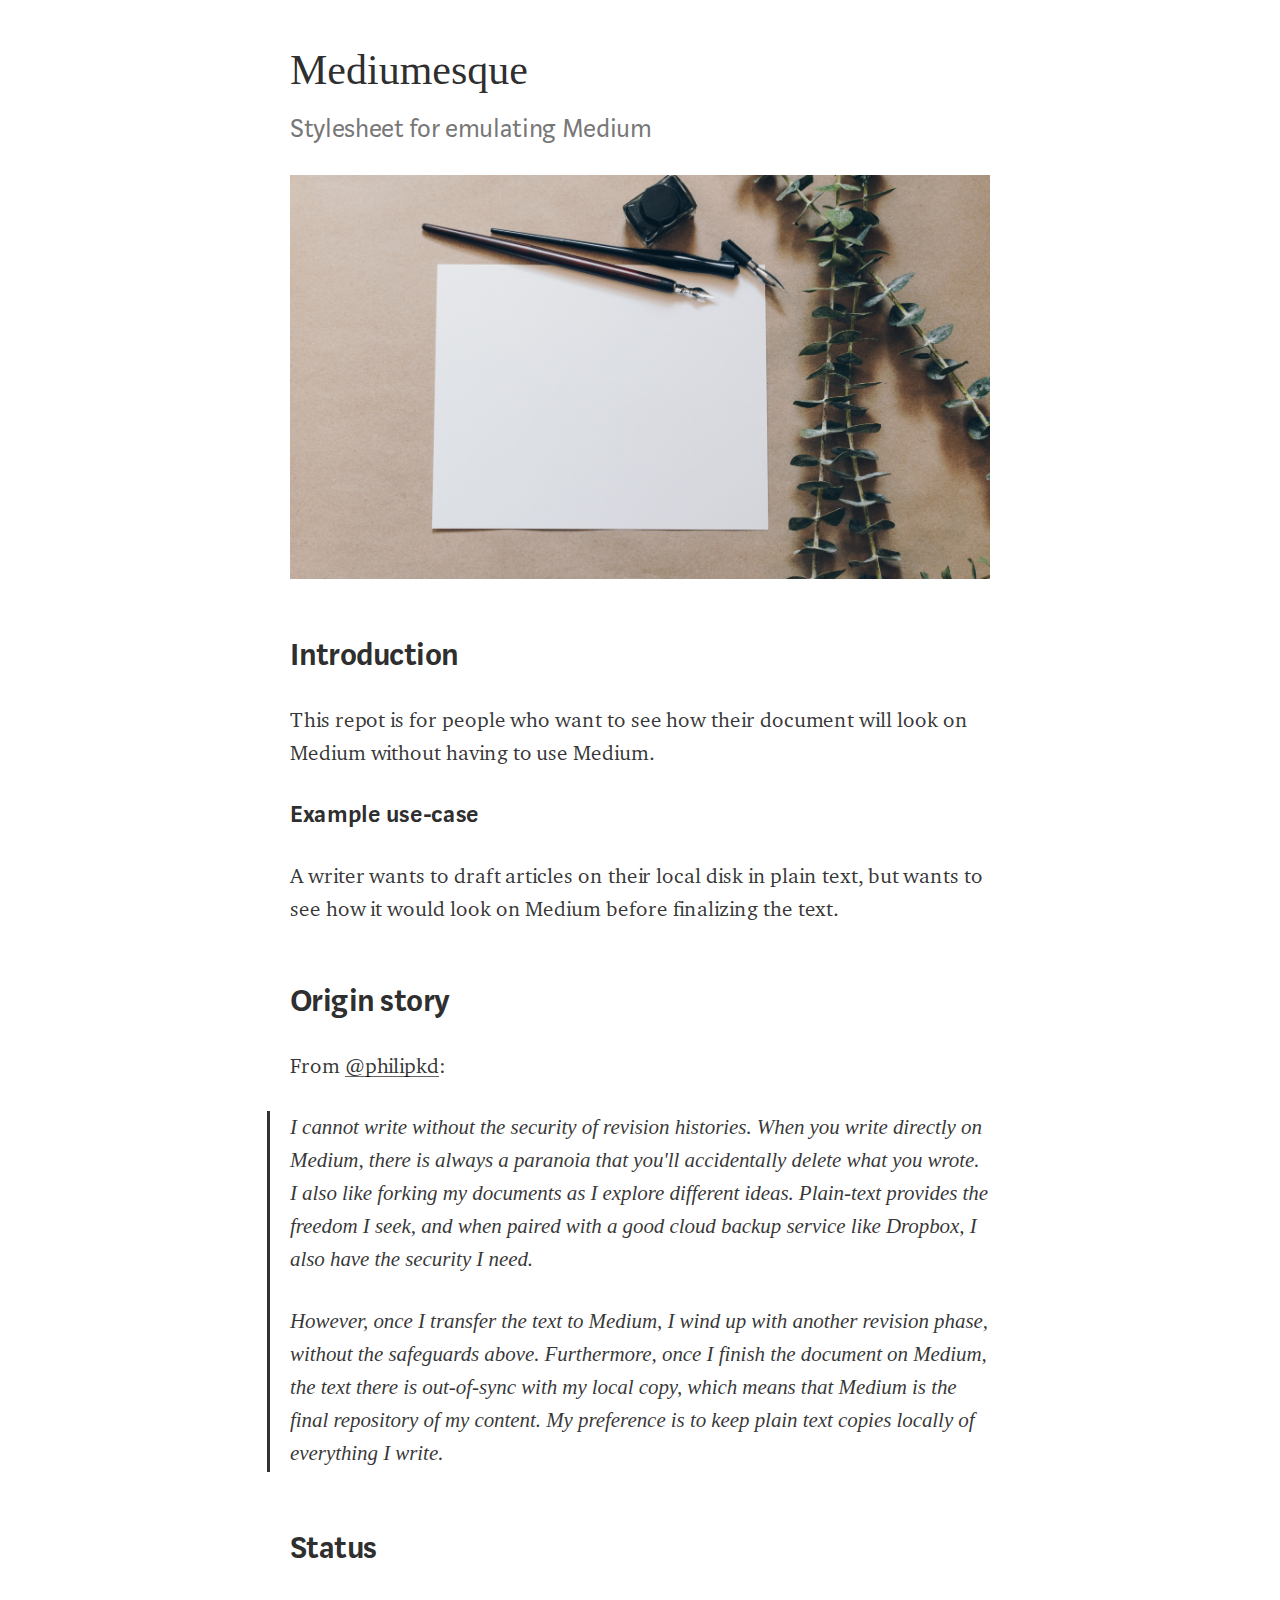
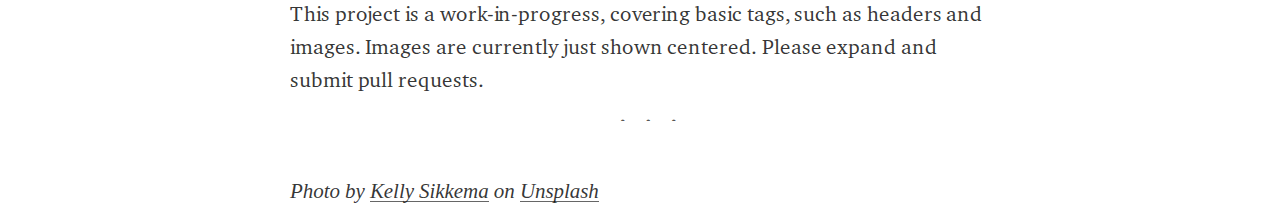
<file: ext/mediumesque/sample.html>
<!DOCTYPE html>
<title>Mediumesque</title>

<link rel="stylesheet" href="medium.css">

	<body>

<h1>Mediumesque</h1>

<h2>Stylesheet for emulating Medium</h2>

<p><img src="sample.jpg" alt="stock photo of paper and pen on desk" /></p>

<h1>Introduction</h1>

<p>This repot is for people who want to see how their document will look on Medium without having to use Medium.</p>

<h2>Example use-case</h2>

<p>A writer wants to draft articles on their local disk in plain text, but wants to see how it would look on Medium before finalizing the text.</p>

<h1>Origin story</h1>

<p>From <a href="https://medium.com/@philipkd">@philipkd</a>:</p>

<blockquote>
  <p>I cannot write without the security of revision histories. When you write directly on Medium, there is always a paranoia that you'll accidentally delete what you wrote. I also like forking my documents as I explore different ideas. Plain-text provides the freedom I seek, and when paired with a good cloud backup service like Dropbox, I also have the security I need.</p>
  
  <p>However, once I transfer the text to Medium, I wind up with another revision phase, without the safeguards above. Furthermore, once I finish the document on Medium, the text there is out-of-sync with my local copy, which means that Medium is the final repository of my content. My preference is to keep plain text copies locally of everything I write.</p>
</blockquote>

<h1>Status</h1>

<p>This project is a work-in-progress, covering basic tags, such as headers and images. Images are currently just shown centered. Please expand and submit pull requests.</p>

<hr />

<p><em>Photo by <a href="https://unsplash.com/photos/Oz_J_FXKvIs?utm_source=unsplash&amp;utm_medium=referral&amp;utm_content=creditCopyText">Kelly Sikkema</a> on <a href="https://unsplash.com/search/photos/paper?utm_source=unsplash&amp;utm_medium=referral&amp;utm_content=creditCopyText">Unsplash</a></em></p>

</body>
</file>
<file: ext/mediumesque/medium.css>
body {
	background-color: white;
	font-family: "Helvetica Neue", sans-serif; color: black; font-size: 15px;
	font-family: medium-content-serif-font, Georgia, Cambria, 'Times New Roman', Times, serif;
	text-rendering: optimizeLegibility;
	word-break: break-word;
	word-wrap: break-word;
	letter-spacing: -0.06300000101327896px;
	font-size: 21px;
	line-height: 33px;
	-webkit-font-smoothing: antialiased;
	text-rendering: optimizeLegibility;
	color: rgba(0, 0, 0, 0.8);
	width: 700px;
	margin: auto;
}

p {
	margin-bottom: 0px;
	margin-left: 0px;
	margin-right: 0px;
	margin-top: 29px;
}

h1, h2, h3 {
	font-family: medium-content-sans-serif-font, 'Lucida Grande', 'Lucida Sans Unicode', 'Lucida Sans', Geneva, Arial, sans-serif;
	font-weight: bold;
}

h1:first-of-type {
	color: rgba(0, 0, 0, 0.84);
	display: block;
	font-family: medium-content-title-font, Georgia, Cambria, "Times New Roman", Times, serif;
	font-size: 42px;
	font-style: normal;
	font-weight: 400;
	letter-spacing: normal;
	line-height: 52.5px;
	margin-block-end: 0px;
	margin-block-start: 39px;
	margin-bottom: 15px;
	margin-inline-end: 0px;
	margin-inline-start: 0px;
	margin-left: 0px;
	margin-right: 0px;
	margin-top: 39px;
	overflow-wrap: break-word;
	padding-top: 5px;
	text-rendering: optimizelegibility;
	text-size-adjust: 100%;
	visibility: visible;
	word-break: break-word;
	-webkit-font-smoothing: antialiased;
}

h1 {
	color: rgba(0, 0, 0, 0.84);
	display: block;
	font-family: medium-content-sans-serif-font, "Lucida Grande", "Lucida Sans Unicode", "Lucida Sans", Geneva, Arial, sans-serif;
	font-size: 34px;
	font-style: normal;
	font-weight: 600;
	/*height: 39px;*/
	letter-spacing: -0.51px;
	line-height: 39.1px;
	margin-block-end: 0px;
	margin-block-start: 56px;
	margin-bottom: 0px;
	margin-inline-end: 0px;
	margin-inline-start: 0px;
	margin-left: 0px;
	margin-right: 0px;
	margin-top: 56px;
	overflow-wrap: break-word;
	text-rendering: optimizelegibility;
	text-size-adjust: 100%;
	visibility: visible;
	width: 700px;
	word-break: break-word;
	-webkit-font-smoothing: antialiased;
}

h2:first-of-type {
	color: rgba(0, 0, 0, 0.54);
	display: block;
	font-family: medium-content-sans-serif-font, "Lucida Grande", "Lucida Sans Unicode", "Lucida Sans", Geneva, Arial, sans-serif;
	font-size: 28px;
	font-style: normal;
	font-weight: 400;
	letter-spacing: -0.336px;
	line-height: 34.16px;
	margin-block-end: 22px;
	margin-block-start: 5px;
	margin-bottom: 22px;
	margin-inline-end: 0px;
	margin-inline-start: 0px;
	margin-left: 0px;
	margin-right: 0px;
	margin-top: 5px;
	overflow-wrap: break-word;
	text-rendering: optimizelegibility;
	text-size-adjust: 100%;
	visibility: visible;
	width: 700px;
	word-break: break-word;
	-webkit-font-smoothing: antialiased;
}

h2 {
	color: rgba(0, 0, 0, 0.84);
	display: block;
	font-family: medium-content-sans-serif-font, "Lucida Grande", "Lucida Sans Unicode", "Lucida Sans", Geneva, Arial, sans-serif;
	font-size: 26px;
	font-style: normal;
	font-weight: 600;
	letter-spacing: -0.312px;
	line-height: 31.72px;
	margin-block-end: 0px;
	margin-block-start: 30px;
	margin-bottom: 0px;
	margin-inline-end: 0px;
	margin-inline-start: 0px;
	margin-left: 0px;
	margin-right: 0px;
	margin-top: 30px;
	overflow-wrap: break-word;
	text-rendering: optimizelegibility;
	text-size-adjust: 100%;
	visibility: visible;
	width: 700px;
	word-break: break-word;
	-webkit-font-smoothing: antialiased;
}


h3 {
	font-size: 24px;
	letter-spacing: -0.4320000112056732px;
	line-height: 29px;
	margin-bottom: 0px;
	margin-left: -1.5px;
	margin-right: 0px;
	margin-top: 31px;
}

blockquote {
	border-left-color: rgba(0, 0, 0, 0.8);
	border-left-style: solid;
	border-left-width: 3px;
	font-size: 21px;
	font-style: italic;
	letter-spacing: -0.06300000101327896px;
	line-height: 33px;
	margin-bottom: 0px;
	margin-left: -23px;
	margin-right: 0px;
	margin-top: 29px;
	padding-bottom: 2px;
	padding-left: 20px;
}

a {
	color: rgba(0, 0, 0, 0.8);
	background-color: rgba(0, 0, 0, 0);
	background-image: linear-gradient(rgba(0, 0, 0, 0.6) 50%, rgba(0, 0, 0, 0) 50%);
	background-position: 0px 22.469999313354492px;
	background-repeat: repeat-x;
	background-size: 2px 2.0999999046325684px;
	letter-spacing: -0.06300000101327896px;
	text-decoration: none;
}

img { border: 0px; max-width: 700px; display: block; margin: auto; }

hr {

	color: rgba(0, 0, 0, 0.68);
	display: inline-block;
	font-family: medium-content-slab-serif-font, Georgia, Cambria, "Times New Roman", Times, serif;
	font-size: 30px;
	font-style: italic;
	font-weight: 400;
	letter-spacing: 18px;
	margin-left: 18px;
	margin-top: 30px;
	margin-bottom: -15px;
	position: relative;
	border: 0;
	top: -30px;
	height: 25px;
	width: 100%;
	vertical-align: center;
	text-align: center;
}

hr:before {
	content: "...";
}


/* latin */
@font-face {
  font-family: 'medium-content-serif-font';
  font-weight: 400;
  font-style: italic;
  src: url('https://glyph.medium.com/font/81d2bf1/0-3j_4g_6bu_6c4_6c8_6c9_6cc_6cd_6ci_6cm/charter-400-italic.woff') format('woff');
  unicode-range: U+0-7F,U+A0,U+200A,U+2014,U+2018,U+2019,U+201C,U+201D,U+2022,U+2026;
}

/* rest */
@font-face {
  font-family: 'medium-content-serif-font';
  font-weight: 400;
  font-style: italic;
  src: url('https://glyph.medium.com/font/81d2bf1/3k-4f_4h-6bt_6bv-6c3_6c5-6c7_6ca-6cb_6ce-6ch_6cj-6cl_6cn-nvnj/charter-400-italic.woff') format('woff');
  unicode-range: U+80-9F,U+A1-2009,U+200B-2013,U+2015-2017,U+201A-201B,U+201E-2021,U+2023-2025,U+2027-10FFFF;
}

/* rest */
@font-face {
  font-family: 'medium-content-serif-font';
  font-weight: 400;
  font-style: normal;
  src: url('https://glyph.medium.com/font/be78681/3k-4f_4h-6bt_6bv-6c3_6c5-6c7_6ca-6cb_6ce-6ch_6cj-6cl_6cn-nvnj/charter-400-normal.woff') format('woff');
  unicode-range: U+80-9F,U+A1-2009,U+200B-2013,U+2015-2017,U+201A-201B,U+201E-2021,U+2023-2025,U+2027-10FFFF;
}

/* latin */
@font-face {
  font-family: 'medium-content-serif-font';
  font-weight: 400;
  font-style: normal;
  src: url('[data-uri]') format('woff');
  unicode-range: U+0-7F,U+A0,U+200A,U+2014,U+2018,U+2019,U+201C,U+201D,U+2022,U+2026;
}

/* latin */
@font-face {
  font-family: 'medium-content-serif-font';
  font-weight: 700;
  font-style: italic;
  src: url('https://glyph.medium.com/font/77a0c0c/0-3j_4g_6bu_6c4_6c8_6c9_6cc_6cd_6ci_6cm/charter-700-italic.woff') format('woff');
  unicode-range: U+0-7F,U+A0,U+200A,U+2014,U+2018,U+2019,U+201C,U+201D,U+2022,U+2026;
}

/* rest */
@font-face {
  font-family: 'medium-content-serif-font';
  font-weight: 700;
  font-style: italic;
  src: url('https://glyph.medium.com/font/77a0c0c/3k-4f_4h-6bt_6bv-6c3_6c5-6c7_6ca-6cb_6ce-6ch_6cj-6cl_6cn-nvnj/charter-700-italic.woff') format('woff');
  unicode-range: U+80-9F,U+A1-2009,U+200B-2013,U+2015-2017,U+201A-201B,U+201E-2021,U+2023-2025,U+2027-10FFFF;
}

/* latin */
@font-face {
  font-family: 'medium-content-serif-font';
  font-weight: 700;
  font-style: normal;
  src: url('https://glyph.medium.com/font/f50d520/0-3j_4g_6bu_6c4_6c8_6c9_6cc_6cd_6ci_6cm/charter-700-normal.woff') format('woff');
  unicode-range: U+0-7F,U+A0,U+200A,U+2014,U+2018,U+2019,U+201C,U+201D,U+2022,U+2026;
}

/* rest */
@font-face {
  font-family: 'medium-content-serif-font';
  font-weight: 700;
  font-style: normal;
  src: url('https://glyph.medium.com/font/f50d520/3k-4f_4h-6bt_6bv-6c3_6c5-6c7_6ca-6cb_6ce-6ch_6cj-6cl_6cn-nvnj/charter-700-normal.woff') format('woff');
  unicode-range: U+80-9F,U+A1-2009,U+200B-2013,U+2015-2017,U+201A-201B,U+201E-2021,U+2023-2025,U+2027-10FFFF;
}

/* latin */
@font-face {
  font-family: 'medium-content-title-font';
  font-weight: 400;
  font-style: normal;
  src: url('https://glyph.medium.com/font/78ce731/0-3j_4g_6bu_6c4_6c8_6c9_6cc_6cd_6ci_6cm/fell-400-normal.woff') format('woff');
  unicode-range: U+0-7F,U+A0,U+200A,U+2014,U+2018,U+2019,U+201C,U+201D,U+2022,U+2026;
}

/* rest */
@font-face {
  font-family: 'medium-content-title-font';
  font-weight: 400;
  font-style: normal;
  src: url('https://glyph.medium.com/font/78ce731/3k-4f_4h-6bt_6bv-6c3_6c5-6c7_6ca-6cb_6ce-6ch_6cj-6cl_6cn-nvnj/fell-400-normal.woff') format('woff');
  unicode-range: U+80-9F,U+A1-2009,U+200B-2013,U+2015-2017,U+201A-201B,U+201E-2021,U+2023-2025,U+2027-10FFFF;
}

/* latin */
@font-face {
  font-family: 'medium-content-slab-serif-font';
  font-weight: 300;
  font-style: italic;
  src: url('https://glyph.medium.com/font/24e0824/0-3j_4g_6bu_6c4_6c8_6c9_6cc_6cd_6ci_6cm/marat-sans-300-italic.woff') format('woff');
  unicode-range: U+0-7F,U+A0,U+200A,U+2014,U+2018,U+2019,U+201C,U+201D,U+2022,U+2026;
}

/* rest */
@font-face {
  font-family: 'medium-content-slab-serif-font';
  font-weight: 300;
  font-style: italic;
  src: url('https://glyph.medium.com/font/24e0824/3k-4f_4h-6bt_6bv-6c3_6c5-6c7_6ca-6cb_6ce-6ch_6cj-6cl_6cn-nvnj/marat-sans-300-italic.woff') format('woff');
  unicode-range: U+80-9F,U+A1-2009,U+200B-2013,U+2015-2017,U+201A-201B,U+201E-2021,U+2023-2025,U+2027-10FFFF;
}

/* rest */
@font-face {
  font-family: 'medium-content-sans-serif-font';
  font-weight: 400;
  font-style: normal;
  src: url('https://glyph.medium.com/font/d8659c9/3k-4f_4h-6bt_6bv-6c3_6c5-6c7_6ca-6cb_6ce-6ch_6cj-6cl_6cn-nvnj/marat-sans-400-normal.woff') format('woff');
  unicode-range: U+80-9F,U+A1-2009,U+200B-2013,U+2015-2017,U+201A-201B,U+201E-2021,U+2023-2025,U+2027-10FFFF;
}

/* latin */
@font-face {
  font-family: 'medium-content-sans-serif-font';
  font-weight: 400;
  font-style: normal;
  src: url('[data-uri]') format('woff');
  unicode-range: U+0-7F,U+A0,U+200A,U+2014,U+2018,U+2019,U+201C,U+201D,U+2022,U+2026;
}

/* rest */
@font-face {
  font-family: 'medium-content-sans-serif-font';
  font-weight: 600;
  font-style: normal;
  src: url('https://glyph.medium.com/font/6f4b679/3k-4f_4h-6bt_6bv-6c3_6c5-6c7_6ca-6cb_6ce-6ch_6cj-6cl_6cn-nvnj/marat-sans-600-normal.woff') format('woff');
  unicode-range: U+80-9F,U+A1-2009,U+200B-2013,U+2015-2017,U+201A-201B,U+201E-2021,U+2023-2025,U+2027-10FFFF;
}

/* latin */
@font-face {
  font-family: 'medium-content-sans-serif-font';
  font-weight: 600;
  font-style: normal;
  src: url('[data-uri]') format('woff');
  unicode-range: U+0-7F,U+A0,U+200A,U+2014,U+2018,U+2019,U+201C,U+201D,U+2022,U+2026;
}

/* latin */
@font-face {
  font-family: 'medium-marketing-display-font';
  font-weight: 500;
  font-style: normal;
  src: url('https://glyph.medium.com/font/b6752aa/0-3j_4g_6bu_6c4_6c8_6c9_6cc_6cd_6ci_6cm/noe-display-500-normal.woff') format('woff');
  unicode-range: U+0-7F,U+A0,U+200A,U+2014,U+2018,U+2019,U+201C,U+201D,U+2022,U+2026;
}

/* rest */
@font-face {
  font-family: 'medium-marketing-display-font';
  font-weight: 500;
  font-style: normal;
  src: url('https://glyph.medium.com/font/b6752aa/3k-4f_4h-6bt_6bv-6c3_6c5-6c7_6ca-6cb_6ce-6ch_6cj-6cl_6cn-nvnj/noe-display-500-normal.woff') format('woff');
  unicode-range: U+80-9F,U+A1-2009,U+200B-2013,U+2015-2017,U+201A-201B,U+201E-2021,U+2023-2025,U+2027-10FFFF;
}
</file>
